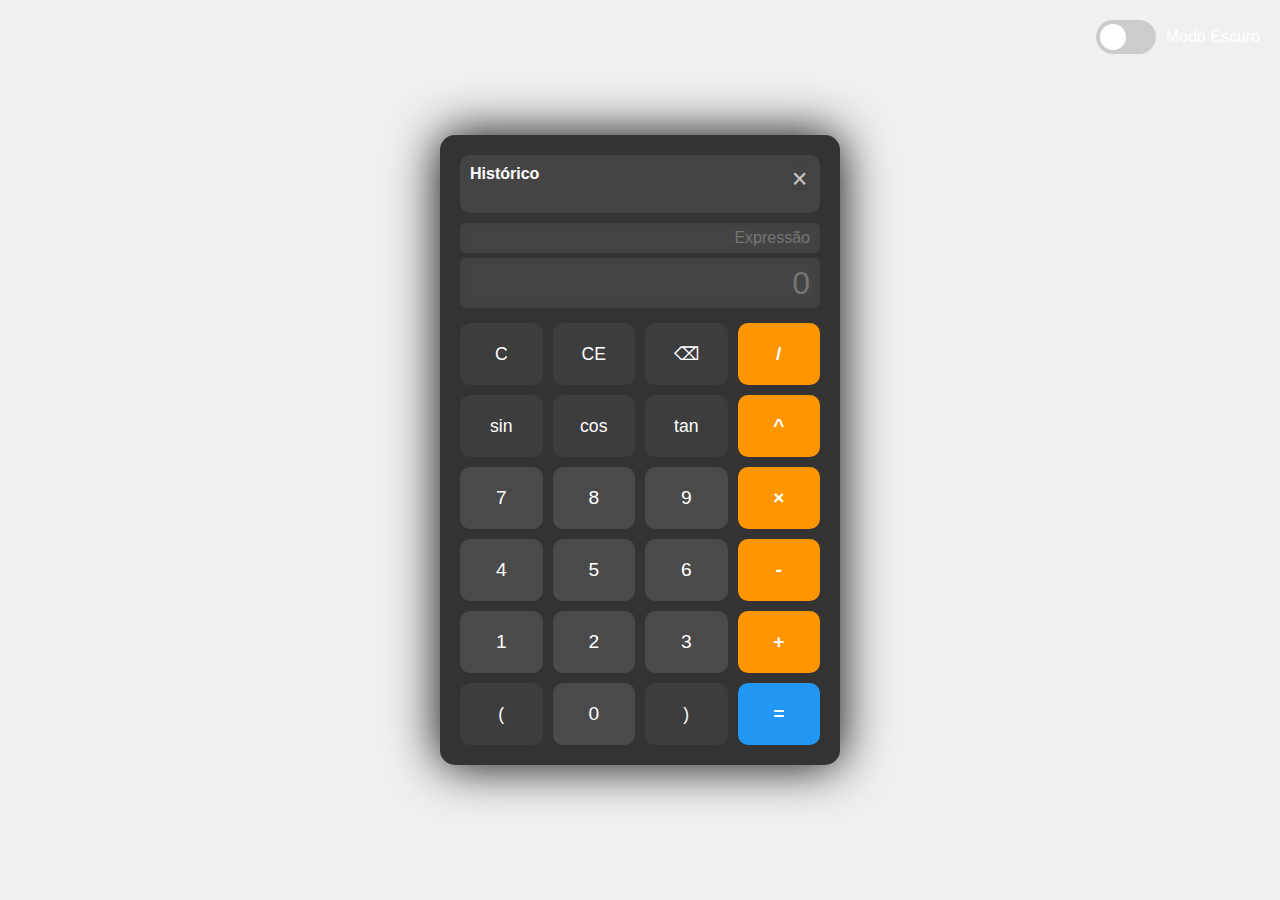
<file: 03_Calculadora/index.html>
<!DOCTYPE html>
<html lang="pt-BR">
<head>
    <meta charset="UTF-8">
    <meta name="viewport" content="width=device-width, initial-scale=1.0">
    <title>Calculadora Científica</title>
    <link rel="stylesheet" href="styles.css">
</head>
<body>
    <div class="theme-switch">
        <label class="switch">
            <input type="checkbox" id="themeToggle">
            <span class="slider round"></span>
        </label>
        <span class="theme-label">Modo Escuro</span>
    </div>
    <div class="calculator">
        <div class="history" id="history">
            <div class="history-header">
                <h3>Histórico</h3>
                <button class="clear-history" onclick="clearHistory()" title="Limpar Histórico">
                    <span>×</span>
                </button>
            </div>
            <div class="history-content" id="historyContent"></div>
        </div>
        <div class="display-container">
            <input type="text" id="expression" value="" readonly placeholder="Expressão">
            <input type="text" id="display" value="" readonly placeholder="0">
        </div>
        <div class="buttons">
            <button class="function" onclick="clearDisplay()">C</button>
            <button class="function" onclick="clearEntry()">CE</button>
            <button class="function" onclick="backspace()">⌫</button>
            <button class="operator" onclick="appendToDisplay('/')">/</button>

            <button class="function" onclick="calculateSin()">sin</button>
            <button class="function" onclick="calculateCos()">cos</button>
            <button class="function" onclick="calculateTan()">tan</button>
            <button class="operator" onclick="appendToDisplay('^')">^</button>

            <button class="number" onclick="appendToDisplay('7')">7</button>
            <button class="number" onclick="appendToDisplay('8')">8</button>
            <button class="number" onclick="appendToDisplay('9')">9</button>
            <button class="operator" onclick="appendToDisplay('*')">×</button>

            <button class="number" onclick="appendToDisplay('4')">4</button>
            <button class="number" onclick="appendToDisplay('5')">5</button>
            <button class="number" onclick="appendToDisplay('6')">6</button>
            <button class="operator" onclick="appendToDisplay('-')">-</button>

            <button class="number" onclick="appendToDisplay('1')">1</button>
            <button class="number" onclick="appendToDisplay('2')">2</button>
            <button class="number" onclick="appendToDisplay('3')">3</button>
            <button class="operator" onclick="appendToDisplay('+')">+</button>

            <button class="function" onclick="appendToDisplay('(')">(</button>
            <button class="number" onclick="appendToDisplay('0')">0</button>
            <button class="function" onclick="appendToDisplay(')')">)</button>
            <button class="equals" onclick="calculate()">=</button>
        </div>
    </div>
    <script src="renderer.js"></script>
</body>
</html>
</file>
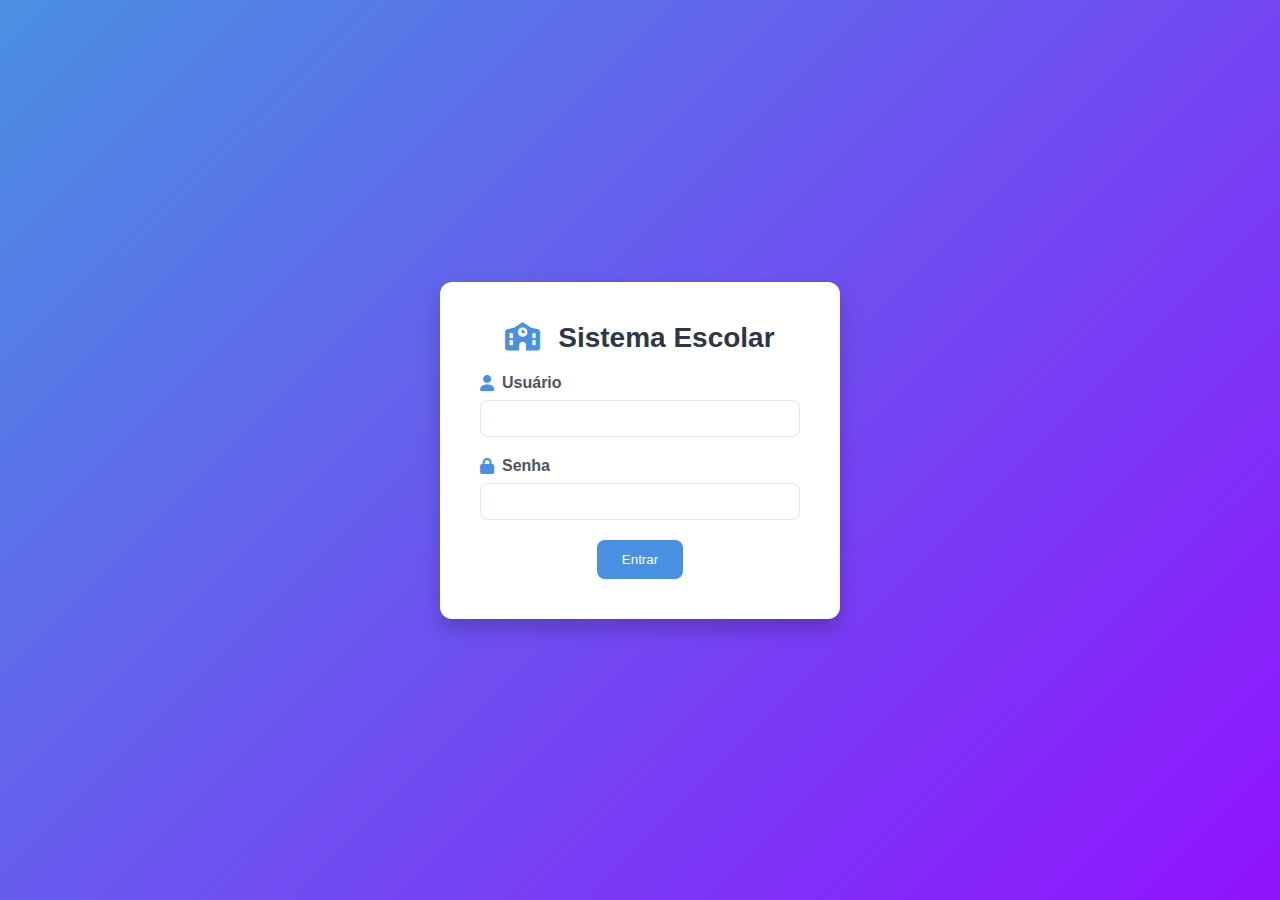
<file: 10_dashboard_escolar/index.html>
<!DOCTYPE html>
<html lang="pt-BR">
<head>
    <meta charset="UTF-8">
    <meta name="viewport" content="width=device-width, initial-scale=1.0">
    <title>Login - Sistema Escolar</title>
    <link rel="stylesheet" href="styles.css">
    <link rel="stylesheet" href="https://cdnjs.cloudflare.com/ajax/libs/font-awesome/6.0.0-beta3/css/all.min.css">
</head>
<body>
    <div class="login-container">
        <div class="login-box animate-fade-in">
            <h1><i class="fas fa-school"></i> Sistema Escolar</h1>
            <form id="loginForm" onsubmit="login(event)">
                <div class="form-group">
                    <label><i class="fas fa-user"></i> Usuário</label>
                    <input type="text" name="username" required>
                </div>
                <div class="form-group">
                    <label><i class="fas fa-lock"></i> Senha</label>
                    <input type="password" name="password" required>
                </div>
                <button type="submit" class="btn-primary">Entrar</button>
            </form>
        </div>
    </div>
    <script src="script.js"></script>
</body>
</html>
</file>
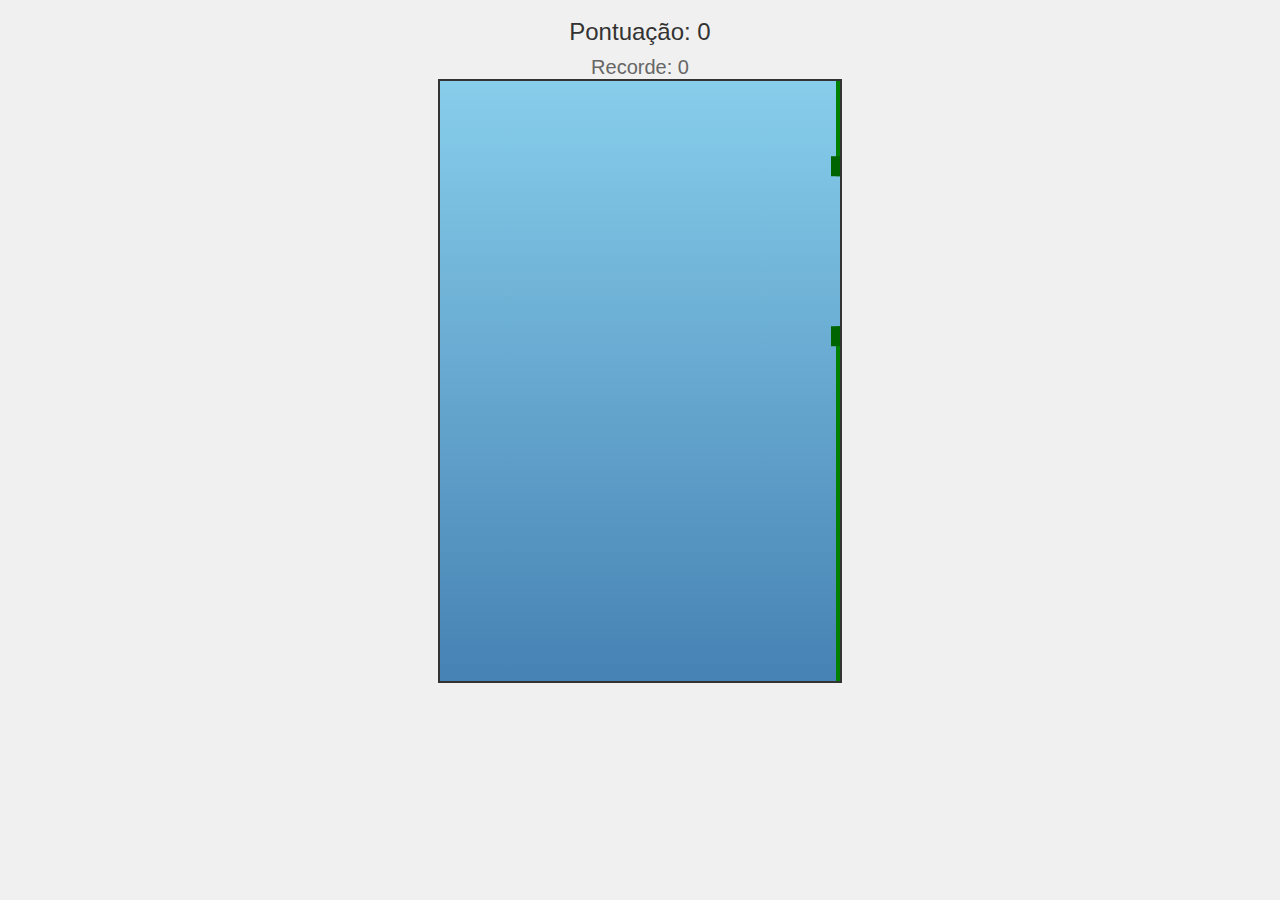
<file: 12_flappyBird/index.html>
<!DOCTYPE html>
<html lang="pt-BR">
<head>
  <meta charset="UTF-8">
  <meta name="viewport" content="width=device-width, initial-scale=1.0">
  <title>Flappy Bird Avançado</title>
  <style>
    canvas {
      border: 2px solid #333;
      display: block;
      margin: 0 auto;
      background: linear-gradient(to bottom, #87CEEB, #4682B4);
    }
    body {
      display: flex;
      flex-direction: column;
      align-items: center;
      font-family: Arial, sans-serif;
      background: #f0f0f0;
    }
    #scoreDisplay {
      font-size: 24px;
      margin: 10px 0;
      color: #333;
    }
    #highScoreDisplay {
      font-size: 20px;
      color: #666;
    }
  </style>
</head>
<body>
  <div id="scoreDisplay">Pontuação: 0</div>
  <div id="highScoreDisplay">Recorde: 0</div>
  <canvas id="gameCanvas" width="400" height="600"></canvas>

  <script>
    const canvas = document.getElementById('gameCanvas');
    const ctx = canvas.getContext('2d');
    const scoreDisplay = document.getElementById('scoreDisplay');
    const highScoreDisplay = document.getElementById('highScoreDisplay');

    // Variáveis do jogo
    let bird = {
      x: 50,
      y: canvas.height / 2,
      radius: 20,
      velocity: 0,
      gravity: 0.5,
      jump: -10,
      rotation: 0
    };
    let pipes = [];
    let score = 0;
    let highScore = 0;
    let gameOver = false;
    let frameCount = 0;
    const pipeGap = 150;
    const pipeWidth = 50;
    const pipeSpeed = 2;

    // Imagens (simuladas com drawImage ou formas geométricas)
    const birdImage = new Image();
    birdImage.src = 'https://i.imgur.com/8xXvX9Q.png'; // Substitua por uma URL de sprite de pássaro

    // Inicialização do SQLite
    async function initDatabase() {
      try {
        await window.sqlite.run(`
          CREATE TABLE IF NOT EXISTS flappy_scores (
            id INTEGER PRIMARY KEY AUTOINCREMENT,
            score INTEGER
          );
        `);
        console.log("Tabela 'flappy_scores' criada ou já existe.");
        await loadHighScore();
      } catch (error) {
        console.error("Erro ao inicializar o banco:", error);
      }
    }

    async function loadHighScore() {
      try {
        const rows = await window.sqlite.all("SELECT MAX(score) as highScore FROM flappy_scores");
        highScore = rows[0]?.highScore || 0;
        highScoreDisplay.textContent = `Recorde: ${highScore}`;
      } catch (error) {
        console.error("Erro ao carregar recorde:", error);
      }
    }

    async function saveScore() {
      try {
        await window.sqlite.run("INSERT INTO flappy_scores (score) VALUES (?)", [score]);
        if (score > highScore) {
          highScore = score;
          highScoreDisplay.textContent = `Recorde: ${highScore}`;
        }
      } catch (error) {
        console.error("Erro ao salvar pontuação:", error);
      }
    }

    // Funções do jogo
    function spawnPipe() {
      const height = Math.random() * (canvas.height - pipeGap - 100) + 50;
      pipes.push({
        x: canvas.width,
        topHeight: height,
        bottomHeight: canvas.height - height - pipeGap,
        passed: false
      });
    }

    function drawBird() {
      ctx.save();
      ctx.translate(bird.x, bird.y);
      ctx.rotate(bird.rotation * Math.PI / 180);
      if (birdImage.complete) {
        ctx.drawImage(birdImage, -bird.radius, -bird.radius, bird.radius * 2, bird.radius * 2);
      } else {
        ctx.beginPath();
        ctx.arc(0, 0, bird.radius, 0, Math.PI * 2);
        ctx.fillStyle = 'yellow';
        ctx.fill();
        ctx.closePath();
      }
      ctx.restore();
    }

    function drawPipes() {
      pipes.forEach(pipe => {
        // Top pipe
        ctx.fillStyle = 'green';
        ctx.fillRect(pipe.x, 0, pipeWidth, pipe.topHeight);
        ctx.fillStyle = 'darkgreen';
        ctx.fillRect(pipe.x - 5, pipe.topHeight - 20, pipeWidth + 10, 20);

        // Bottom pipe
        ctx.fillStyle = 'green';
        ctx.fillRect(pipe.x, canvas.height - pipe.bottomHeight, pipeWidth, pipe.bottomHeight);
        ctx.fillStyle = 'darkgreen';
        ctx.fillRect(pipe.x - 5, canvas.height - pipe.bottomHeight, pipeWidth + 10, 20);
      });
    }

    function updateBird() {
      bird.velocity += bird.gravity;
      bird.y += bird.velocity;
      bird.rotation = Math.min(Math.max(bird.velocity * 2, -45), 45);

      if (bird.y + bird.radius > canvas.height || bird.y - bird.radius < 0) {
        gameOver = true;
      }
    }

    function updatePipes() {
      pipes.forEach(pipe => {
        pipe.x -= pipeSpeed;
        if (pipe.x + pipeWidth < bird.x && !pipe.passed) {
          pipe.passed = true;
          score++;
          scoreDisplay.textContent = `Pontuação: ${score}`;
        }
      });
      pipes = pipes.filter(pipe => pipe.x + pipeWidth > 0);

      if (frameCount % 90 === 0) spawnPipe();
    }

    function checkCollision() {
      pipes.forEach(pipe => {
        if (
          bird.x + bird.radius > pipe.x &&
          bird.x - bird.radius < pipe.x + pipeWidth &&
          (bird.y - bird.radius < pipe.topHeight || bird.y + bird.radius > canvas.height - pipe.bottomHeight)
        ) {
          gameOver = true;
        }
      });
    }

    function gameLoop() {
      if (gameOver) {
        saveScore();
        ctx.fillStyle = 'rgba(0, 0, 0, 0.5)';
        ctx.fillRect(0, 0, canvas.width, canvas.height);
        ctx.fillStyle = 'white';
        ctx.font = '40px Arial';
        ctx.textAlign = 'center';
        ctx.fillText('Game Over', canvas.width / 2, canvas.height / 2 - 20);
        ctx.font = '20px Arial';
        ctx.fillText('Pressione ESPAÇO para reiniciar', canvas.width / 2, canvas.height / 2 + 20);
        return;
      }

      ctx.clearRect(0, 0, canvas.width, canvas.height);
      frameCount++;

      updateBird();
      updatePipes();
      checkCollision();

      drawPipes();
      drawBird();

      requestAnimationFrame(gameLoop);
    }

    // Controles
    document.addEventListener('keydown', (e) => {
      if (e.code === 'Space') {
        if (gameOver) {
          bird.y = canvas.height / 2;
          bird.velocity = 0;
          bird.rotation = 0;
          pipes = [];
          score = 0;
          gameOver = false;
          scoreDisplay.textContent = `Pontuação: ${score}`;
          gameLoop();
        } else {
          bird.velocity = bird.jump;
        }
      }
    });

    // Iniciar o jogo
    initDatabase().then(() => {
      spawnPipe();
      gameLoop();
    });
  </script>
</body>
</html>
</file>
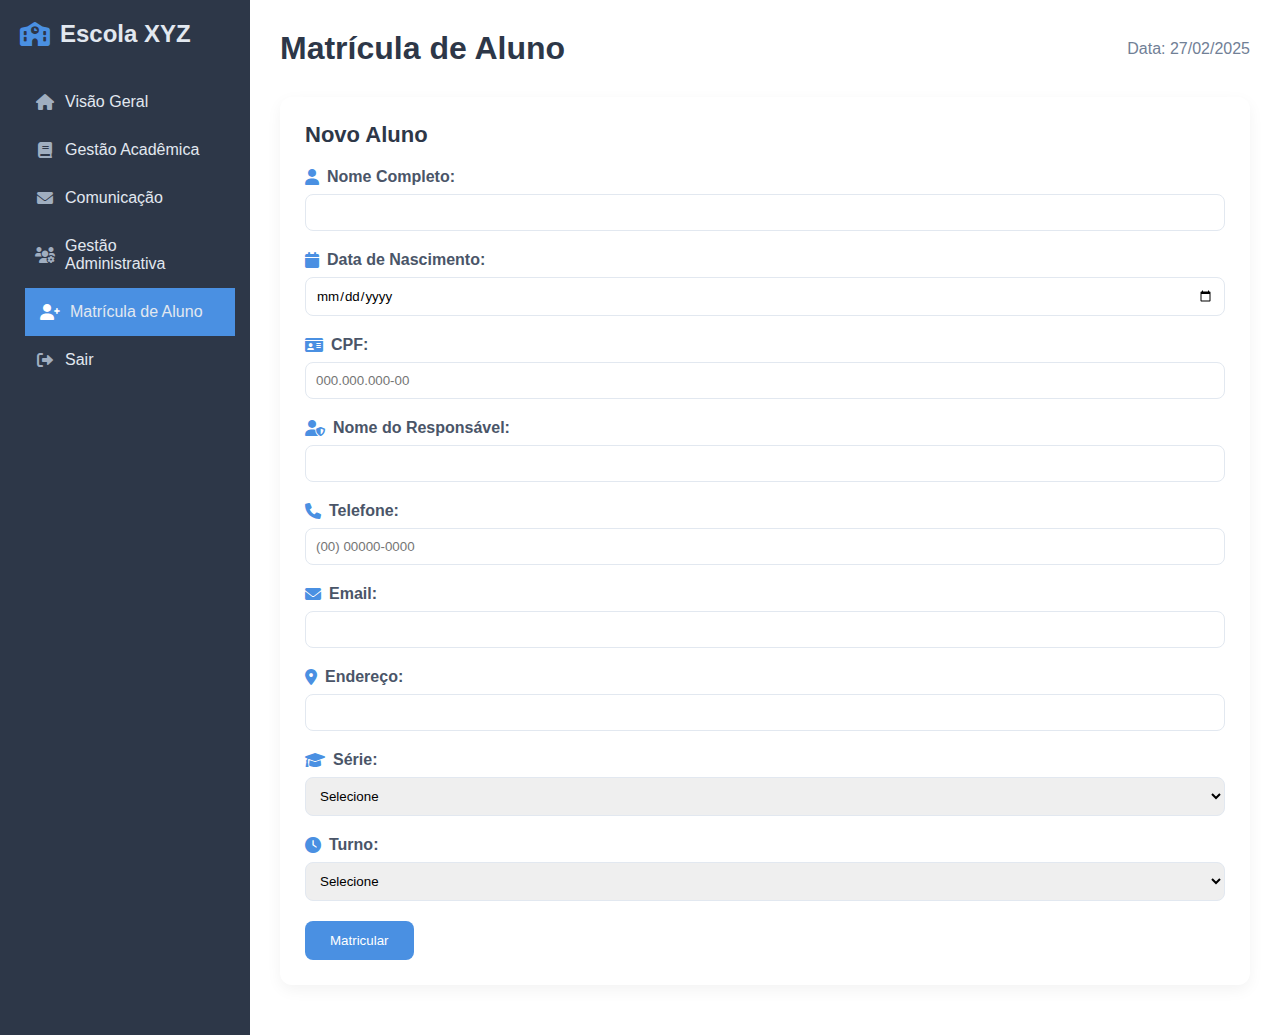
<file: 10_dashboard_escolar/enrollment.html>
<!DOCTYPE html>
<html lang="pt-BR">
<head>
    <meta charset="UTF-8">
    <meta name="viewport" content="width=device-width, initial-scale=1.0">
    <title>Matrícula de Aluno - Sistema Escolar</title>
    <link rel="stylesheet" href="styles.css">
    <link rel="stylesheet" href="https://cdnjs.cloudflare.com/ajax/libs/font-awesome/6.0.0-beta3/css/all.min.css">
</head>
<body>
    <div class="container">
        <nav class="sidebar">
            <div class="logo"><i class="fas fa-school"></i> Escola XYZ</div>
            <ul>
                <li onclick="navigate('dashboard.html')"><i class="fas fa-home"></i> Visão Geral</li>
                <li onclick="navigate('academic.html')"><i class="fas fa-book"></i> Gestão Acadêmica</li>
                <li onclick="navigate('communication.html')"><i class="fas fa-envelope"></i> Comunicação</li>
                <li onclick="navigate('admin.html')"><i class="fas fa-users-cog"></i> Gestão Administrativa</li>
                <li class="active" onclick="navigate('enrollment.html')"><i class="fas fa-user-plus"></i> Matrícula de Aluno</li>
                <li onclick="logout()"><i class="fas fa-sign-out-alt"></i> Sair</li>
            </ul>
        </nav>
        <main class="main-content animate-slide-in">
            <header>
                <h1>Matrícula de Aluno</h1>
                <span>Data: 27/02/2025</span>
            </header>
            <section>
                <div class="form-section">
                    <h2>Novo Aluno</h2>
                    <form id="enrollmentForm" onsubmit="enrollStudent(event)">
                        <div class="form-group">
                            <label><i class="fas fa-user"></i> Nome Completo:</label>
                            <input type="text" name="name" required>
                        </div>
                        <div class="form-group">
                            <label><i class="fas fa-calendar"></i> Data de Nascimento:</label>
                            <input type="date" name="birthdate" required>
                        </div>
                        <div class="form-group">
                            <label><i class="fas fa-id-card"></i> CPF:</label>
                            <input type="text" name="cpf" placeholder="000.000.000-00" required>
                        </div>
                        <div class="form-group">
                            <label><i class="fas fa-user-shield"></i> Nome do Responsável:</label>
                            <input type="text" name="guardian" required>
                        </div>
                        <div class="form-group">
                            <label><i class="fas fa-phone"></i> Telefone:</label>
                            <input type="tel" name="phone" placeholder="(00) 00000-0000" required>
                        </div>
                        <div class="form-group">
                            <label><i class="fas fa-envelope"></i> Email:</label>
                            <input type="email" name="email" required>
                        </div>
                        <div class="form-group">
                            <label><i class="fas fa-map-marker-alt"></i> Endereço:</label>
                            <input type="text" name="address" required>
                        </div>
                        <div class="form-group">
                            <label><i class="fas fa-graduation-cap"></i> Série:</label>
                            <select name="grade" required>
                                <option value="">Selecione</option>
                                <option value="1">1º Ano</option>
                                <option value="2">2º Ano</option>
                                <option value="3">3º Ano</option>
                            </select>
                        </div>
                        <div class="form-group">
                            <label><i class="fas fa-clock"></i> Turno:</label>
                            <select name="shift" required>
                                <option value="">Selecione</option>
                                <option value="morning">Manhã</option>
                                <option value="afternoon">Tarde</option>
                            </select>
                        </div>
                        <button type="submit" class="btn-primary">Matricular</button>
                    </form>
                </div>
            </section>
        </main>
    </div>
    <script src="script.js"></script>
</body>
</html>
</file>
<file: 03_Calculadora/styles.css>
:root {
    --bg-color: #f0f0f0;
    --calc-bg: #333;
    --display-bg: #444;
    --button-bg: #555;
    --button-hover: #666;
    --text-color: #fff;
    --number-button: #4a4a4a;
    --operator-button: #ff9500;
    --function-button: #3d3d3d;
    --equals-button: #2196f3;
    --display-text: #fff;
    --expression-text: #aaa;
}

.dark-theme {
    --bg-color: #1a1a1a;
    --calc-bg: #2d2d2d;
    --display-bg: #3d3d3d;
    --button-bg: #4d4d4d;
    --button-hover: #5d5d5d;
    --text-color: #fff;
    --display-text: #fff;
    --expression-text: #bbb;
}

* {
    box-sizing: border-box;
    margin: 0;
    padding: 0;
}

body {
    display: flex;
    flex-direction: column;
    justify-content: center;
    align-items: center;
    min-height: 100vh;
    margin: 0;
    background-color: var(--bg-color);
    font-family: 'Arial', sans-serif;
    transition: background-color 0.3s;
}

.calculator {
    display: flex;
    flex-direction: column;
    background-color: var(--calc-bg);
    border-radius: 15px;
    padding: 20px;
    box-shadow: 0 0 50px #000;
    max-width: 400px;
    width: 100%;
    margin: 20px;
}

.history {
    background-color: var(--display-bg);
    border-radius: 10px;
    padding: 10px;
    margin-bottom: 10px;
    max-height: 100px;
    overflow-y: auto;
}

.history-header {
    display: flex;
    justify-content: space-between;
    align-items: center;
    margin-bottom: 10px;
}

.history h3 {
    color: var(--text-color);
    margin: 0 0 10px 0;
    font-size: 1em;
}

.history-content {
    color: var(--text-color);
    font-size: 0.9em;
}

.history-item {
    padding: 5px 0;
    border-bottom: 1px solid var(--button-bg);
    cursor: pointer;
    transition: opacity 0.2s;
}

.history-item:hover {
    opacity: 0.8;
}

.clear-history {
    background: none;
    border: none;
    color: var(--text-color);
    cursor: pointer;
    padding: 0 5px;
    font-size: 1.2em;
    line-height: 1;
    opacity: 0.7;
    transition: all 0.2s;
    border-radius: 4px;
}

.clear-history:hover {
    opacity: 1;
    background-color: rgba(255, 255, 255, 0.1);
    transform: scale(1.1);
}

.clear-history span {
    display: block;
    transform: scale(1.4);
}

.display-container {
    display: flex;
    flex-direction: column;
    gap: 5px;
    margin-bottom: 15px;
}

#expression {
    width: 100%;
    height: 30px;
    font-size: 1em;
    text-align: right;
    padding: 5px 10px;
    background-color: var(--display-bg);
    color: var(--expression-text);
    border: none;
    border-radius: 5px;
    box-shadow: inset 0 0 10px rgba(0, 0, 0, 0.1);
}

#display {
    width: 100%;
    height: 50px;
    font-size: 2em;
    text-align: right;
    padding: 5px 10px;
    background-color: var(--display-bg);
    color: var(--display-text);
    border: none;
    border-radius: 5px;
    box-shadow: inset 0 0 10px rgba(0, 0, 0, 0.1);
}

.buttons {
    display: grid;
    grid-template-columns: repeat(4, 1fr);
    gap: 10px;
}

button {
    padding: 20px;
    font-size: 1.2em;
    cursor: pointer;
    border: none;
    border-radius: 10px;
    transition: all 0.2s;
    color: var(--text-color);
    user-select: none;
}

button:hover {
    transform: scale(1.05);
    box-shadow: 0 0 10px rgba(0, 0, 0, 0.2);
    filter: brightness(1.1);
}

button:active {
    transform: scale(0.95);
}

.number {
    background-color: var(--number-button);
}

.operator {
    background-color: var(--operator-button);
    color: white;
    font-weight: bold;
}

.function {
    background-color: var(--function-button);
    font-size: 1.1em;
}

.equals {
    background-color: var(--equals-button);
    font-weight: bold;
}

/* Theme Switch Styles */
.theme-switch {
    position: absolute;
    top: 20px;
    right: 20px;
    display: flex;
    align-items: center;
}

.switch {
    position: relative;
    display: inline-block;
    width: 60px;
    height: 34px;
    margin-right: 10px;
}

.switch input {
    opacity: 0;
    width: 0;
    height: 0;
}

.slider {
    position: absolute;
    cursor: pointer;
    top: 0;
    left: 0;
    right: 0;
    bottom: 0;
    background-color: #ccc;
    transition: .4s;
}

.slider:before {
    position: absolute;
    content: "";
    height: 26px;
    width: 26px;
    left: 4px;
    bottom: 4px;
    background-color: white;
    transition: .4s;
}

input:checked + .slider {
    background-color: #2196F3;
}

input:checked + .slider:before {
    transform: translateX(26px);
}

.slider.round {
    border-radius: 34px;
}

.slider.round:before {
    border-radius: 50%;
}

.theme-label {
    color: var(--text-color);
}

/* Scrollbar Styles */
::-webkit-scrollbar {
    width: 8px;
}

::-webkit-scrollbar-track {
    background: var(--calc-bg);
    border-radius: 4px;
}

::-webkit-scrollbar-thumb {
    background: var(--button-bg);
    border-radius: 4px;
}

::-webkit-scrollbar-thumb:hover {
    background: var(--button-hover);
}
</file>
<file: 10_dashboard_escolar/styles.css>
* {
    margin: 0;
    padding: 0;
    box-sizing: border-box;
    font-family: 'Segoe UI', Arial, sans-serif;
}

body {
    background-color: #eef2f7;
    color: #2d3748;
}

/* Login */
.login-container {
    display: flex;
    justify-content: center;
    align-items: center;
    height: 100vh;
    background: linear-gradient(135deg, #4a90e2, #9013fe);
}

.login-box {
    background: white;
    padding: 40px;
    border-radius: 12px;
    box-shadow: 0 10px 20px rgba(0, 0, 0, 0.2);
    text-align: center;
    width: 100%;
    max-width: 400px;
}

.login-box h1 {
    font-size: 28px;
    margin-bottom: 20px;
    color: #2d3748;
}

.login-box h1 i {
    margin-right: 10px;
    color: #4a90e2;
}

/* Container */
.container {
    display: flex;
    min-height: 100vh;
}

/* Sidebar */
.sidebar {
    width: 250px;
    background: #2d3748;
    color: #e2e8f0;
    padding: 20px;
    transition: width 0.3s ease;
}

.logo {
    font-size: 24px;
    font-weight: bold;
    margin-bottom: 30px;
    display: flex;
    align-items: center;
}

.logo i {
    margin-right: 10px;
    color: #4a90e2;
}

.sidebar ul {
    list-style: none;
}

.sidebar li {
    padding: 15px;
    cursor: pointer;
    transition: background 0.3s ease, transform 0.2s ease;
    display: flex;
    align-items: center;
}

.sidebar li i {
    margin-right: 10px;
    width: 20px;
    text-align: center;
    color: #a0aec0;
}

.sidebar li:hover, .sidebar li.active {
    background: #4a90e2;
    transform: translateX(5px);
}

.sidebar li:hover i, .sidebar li.active i {
    color: #fff;
}

/* Main Content */
.main-content {
    flex: 1;
    padding: 30px;
    background: #fff;
}

header {
    display: flex;
    justify-content: space-between;
    align-items: center;
    margin-bottom: 30px;
}

header h1 {
    font-size: 32px;
    color: #2d3748;
}

header span {
    font-size: 16px;
    color: #718096;
}

/* KPIs */
.kpis {
    display: grid;
    grid-template-columns: repeat(4, 1fr);
    gap: 20px;
    margin-bottom: 30px;
}

.kpi-card {
    background: #fff;
    padding: 20px;
    border-radius: 12px;
    box-shadow: 0 5px 15px rgba(0, 0, 0, 0.05);
    text-align: center;
    transition: transform 0.3s ease;
}

.kpi-card:hover {
    transform: translateY(-5px);
}

.kpi-card h3 {
    font-size: 16px;
    color: #718096;
    margin-bottom: 10px;
}

.kpi-card p {
    font-size: 28px;
    font-weight: bold;
    color: #2d3748;
}

/* Chart/List/Form Sections */
.chart-section, .list-section, .communication-section, .form-section {
    background: #fff;
    padding: 25px;
    border-radius: 12px;
    box-shadow: 0 5px 15px rgba(0, 0, 0, 0.05);
    margin-bottom: 20px;
}

.chart-section h2, .list-section h2, .communication-section h2, .form-section h2 {
    font-size: 22px;
    color: #2d3748;
    margin-bottom: 20px;
}

/* Tabelas */
table {
    width: 100%;
    border-collapse: collapse;
}

table th, table td {
    padding: 12px;
    text-align: left;
    border-bottom: 1px solid #e2e8f0;
}

table th {
    background: #f7fafc;
    color: #718096;
}

/* Formulários */
.form-group {
    margin-bottom: 20px;
}

.form-group label {
    display: flex;
    align-items: center;
    margin-bottom: 8px;
    font-weight: 600;
    color: #4a5568;
}

.form-group label i {
    margin-right: 8px;
    color: #4a90e2;
}

.form-group input, .form-group select, .communication-section textarea {
    width: 100%;
    padding: 10px;
    border: 1px solid #e2e8f0;
    border-radius: 8px;
    transition: border-color 0.3s ease;
}

.form-group input:focus, .form-group select:focus, .communication-section textarea:focus {
    border-color: #4a90e2;
    outline: none;
}

/* Botões */
.btn-primary {
    background: #4a90e2;
    color: #fff;
    padding: 12px 25px;
    border: none;
    border-radius: 8px;
    cursor: pointer;
    transition: background 0.3s ease, transform 0.2s ease;
}

.btn-primary:hover {
    background: #357abd;
    transform: scale(1.05);
}

/* Animações */
.animate-fade-in {
    animation: fadeIn 0.5s ease;
}

.animate-slide-in {
    animation: slideIn 0.5s ease;
}

@keyframes fadeIn {
    from { opacity: 0; }
    to { opacity: 1; }
}

@keyframes slideIn {
    from { transform: translateX(-20px); opacity: 0; }
    to { transform: translateX(0); opacity: 1; }
}

/* Responsividade */
@media (max-width: 768px) {
    .sidebar {
        width: 80px;
    }

    .sidebar .logo, .sidebar li {
        font-size: 14px;
        justify-content: center;
    }

    .sidebar li span {
        display: none;
    }

    .sidebar li i {
        margin-right: 0;
    }

    .kpis {
        grid-template-columns: repeat(2, 1fr);
    }

    .main-content {
        padding: 15px;
    }

    header h1 {
        font-size: 24px;
    }
}

@media (max-width: 480px) {
    .sidebar {
        width: 60px;
    }

    .kpis {
        grid-template-columns: 1fr;
    }
}
</file>
